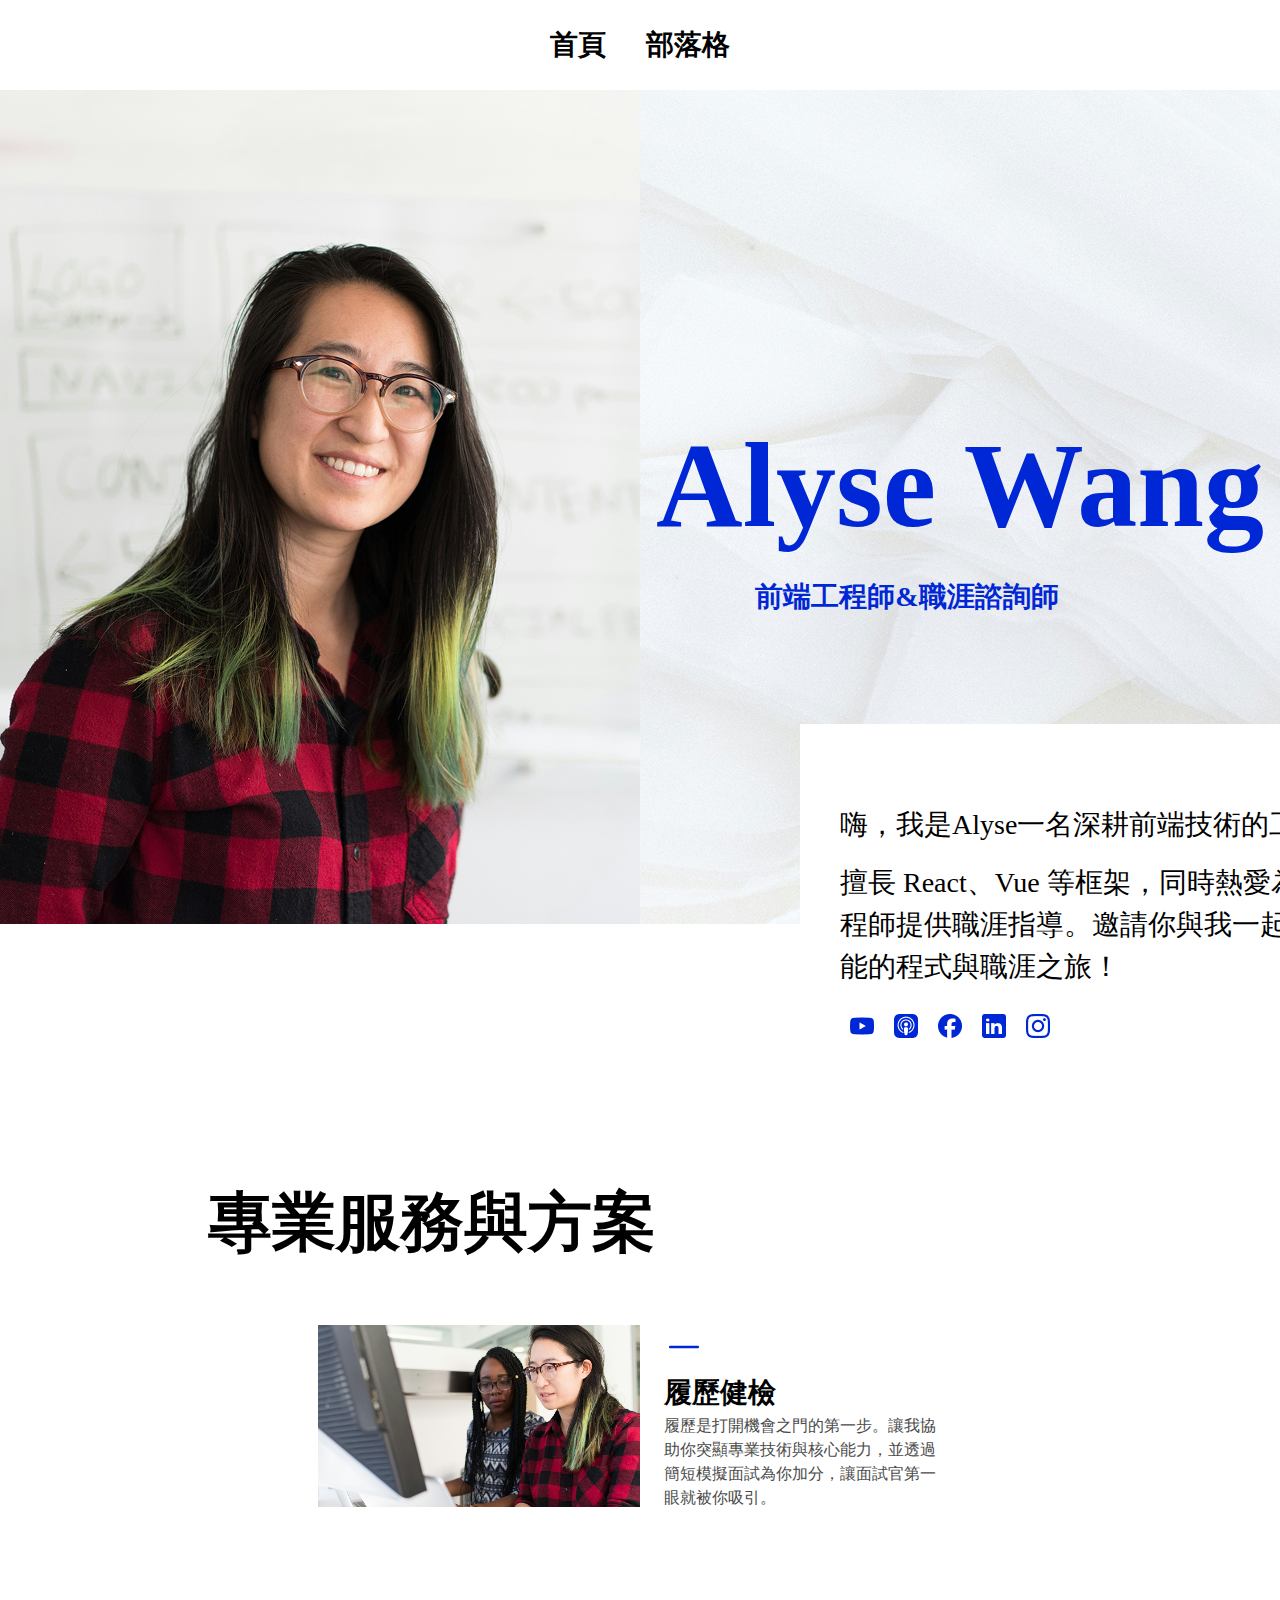
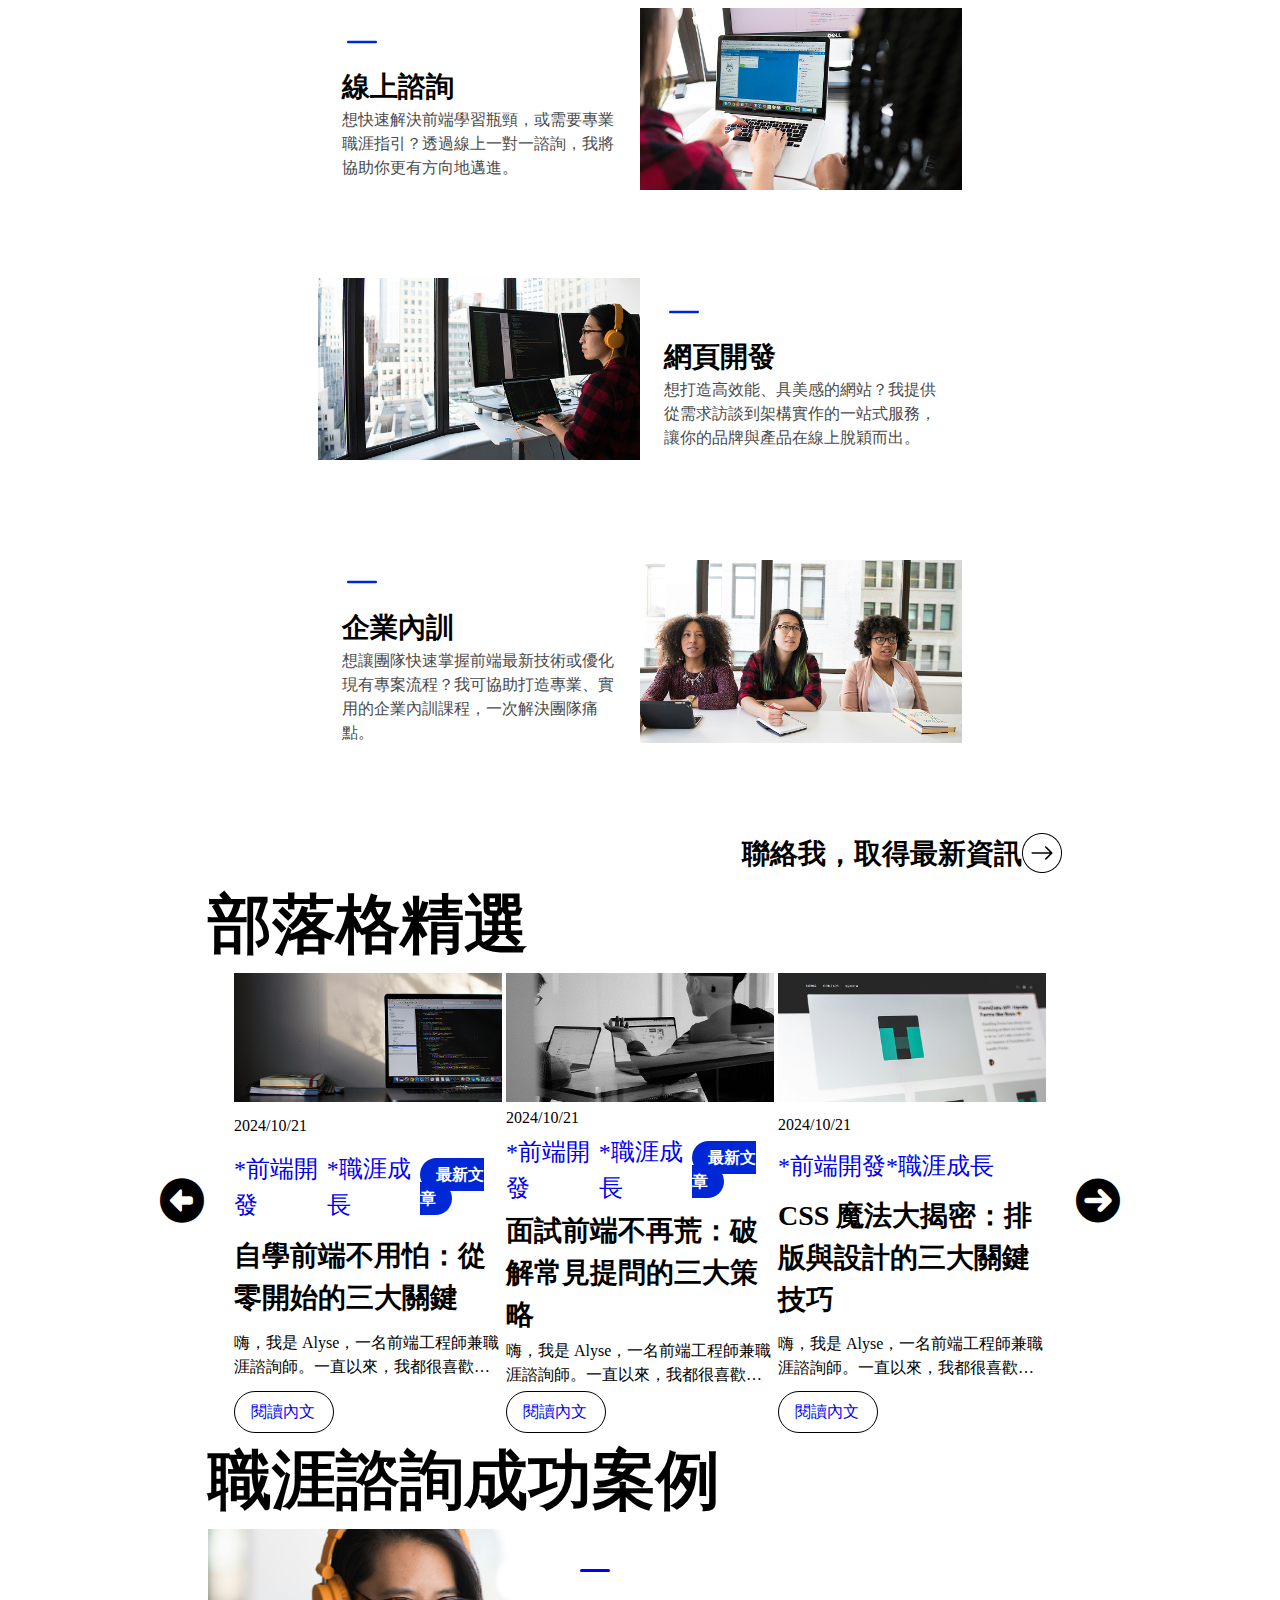
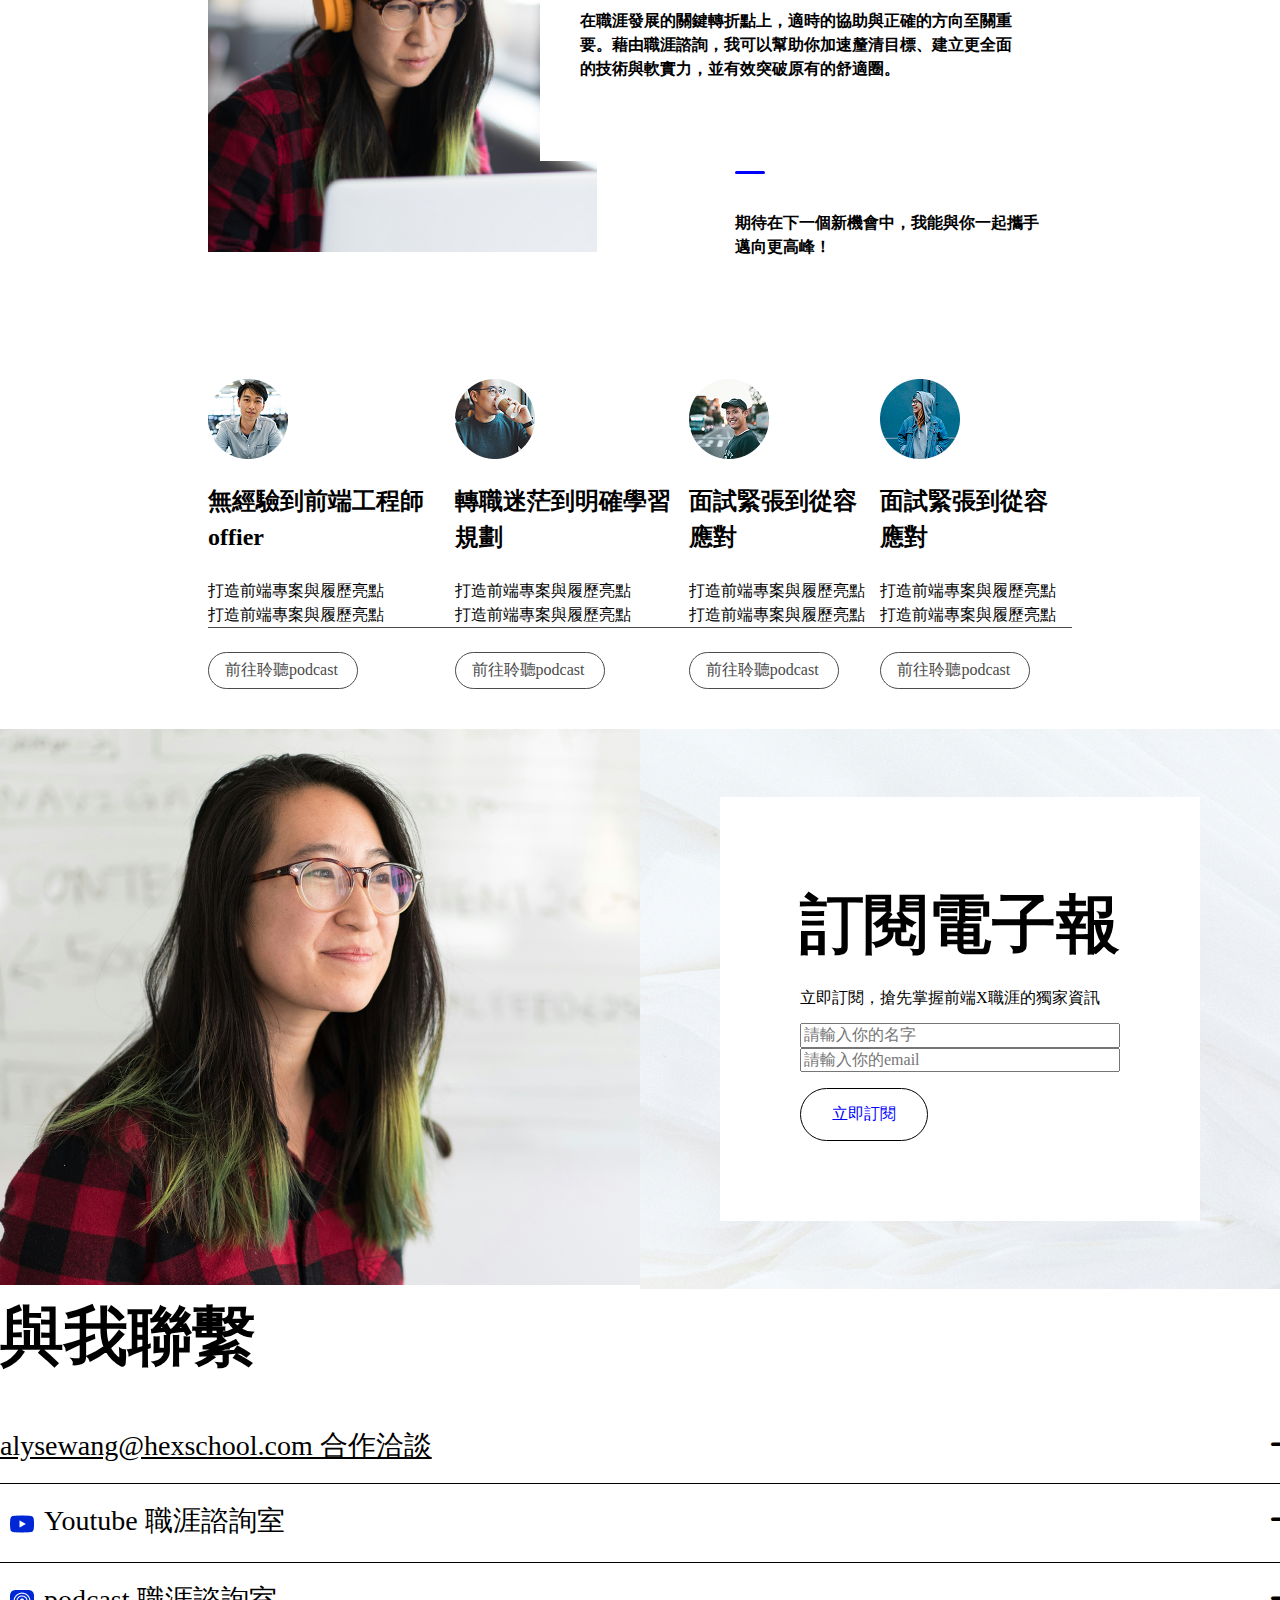
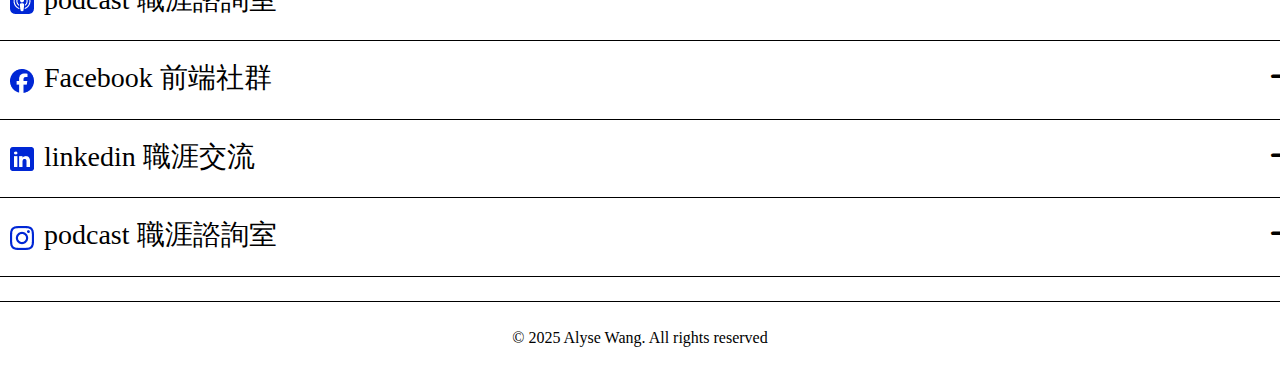
<file: index.html>
<!DOCTYPE html>
<html lang="en">
<head>
    <meta charset="UTF-8">
    <meta name="viewport" content="width=device-width, initial-scale=1.0">
    <title>Document</title>
    <link rel="stylesheet" href="style.css">
    <link rel="stylesheet" href="https://cdnjs.cloudflare.com/ajax/libs/font-awesome/6.0.0/css/all.min.css">
</head>
<body>
    <div class="wrap">
        <div class="header">
            <ul class="list">
                <li><a href="##">首頁</a></li>
                <li><a href="work-blog/blog.html">部落格</a></li>
            </ul>
        </div>
        <div class="banner">
            <div class="image">
                <div class="face"></div>
                <div class="basic">
                    <p class="name">Alyse Wang</p>
                    <p class="jod">前端工程師&職涯諮詢師</p>
                </div>
            </div>
            <div class="inf">
                <p>嗨，我是Alyse一名深耕前端技術的工程師。</p>
                <p>擅長 React、Vue 等框架，同時熱愛為轉職與新手工程師提供職涯指導。邀請你與我一起，開啟更具潛能的程式與職涯之旅！</p>
                <ul>
                    <li><a href="##"><img src="onlyIcon.png" alt="yt"></a></li>
                    <li><a href="##"><img src="onlyIcon1.png" alt="pa"></a></li>
                    <li><a href="##"><img src="onlyIcon2.png" alt="fb"></a></li>
                    <li><a href="##"><img src="icons8-linkedin 1.png" alt="in"></a></li>
                    <li><a href="##"><img src="onlyIcon3.png" alt="ig"></a></li>
                </ul>
            </div>
        </div>
        <div class="serveplan">
            <h1 class="title">專業服務與方案</h1>
            <div class="check">
                <div class="plan item1">
                    <div class="diagram">
                        <img src="photo.png" alt="">
                    </div>
                    <div class="int right">
                        <img src="dash-lg.png" alt="">
                        <h2>履歷健檢</h2>
                        <p>履歷是打開機會之門的第一步。讓我協助你突顯專業技術與核心能力，並透過簡短模擬面試為你加分，讓面試官第一眼就被你吸引。</p>
                    </div>                    
                </div>
                <div class="plan item2">
                    <div class="int lift">
                        <img src="dash-lg.png" alt="">
                        <h2>線上諮詢</h2>
                        <p>想快速解決前端學習瓶頸，或需要專業職涯指引？透過線上一對一諮詢，我將協助你更有方向地邁進。</p>
                    </div> 
                    <div class="diagram">
                        <img src="photo2.png" alt="">
                    </div>             
                </div>
                <div class="plan item1">
                    <div class="diagram">
                        <img src="photo3.png" alt="">
                    </div>    
                    <div class="int right">
                        <img src="dash-lg.png" alt="">
                        <h2>網頁開發</h2>
                        <p>想打造高效能、具美感的網站？我提供從需求訪談到架構實作的一站式服務，讓你的品牌與產品在線上脫穎而出。</p>
                    </div>                    
                </div>
                <div class="plan item2">
                    <div class="int lift">
                        <img src="dash-lg.png" alt="">
                        <h2>企業內訓</h2>
                        <p>想讓團隊快速掌握前端最新技術或優化現有專案流程？我可協助打造專業、實用的企業內訓課程，一次解決團隊痛點。</p>
                    </div> 
                    <div class="diagram">
                        <img src="photo4.png" alt="">
                    </div>               
                </div>
            </div>
        </div>
        <div class="contact">
            <p>聯絡我，取得最新資訊</p>
            <a href="##"><img src="Frame 18.png" alt=""></a>
        </div>
        <div class="blog">
            <div class="title">
                <p class="fearured">部落格精選</p>
            </div>            
            <div class="paper">
                <div class="btn lift"><i class="fa-solid fa-circle-left"></i></div>
                <ul class="list">                    
                    <li class="one">
                        <img src="photo5.png" alt="">
                        <time datetime="">2024/10/21</time>
                        <ul>
                            <li><a href="##">*前端開發</a></li>
                            <li><a href="##">*職涯成長</a></li>
                            <li><a class="new" href="##">最新文章</a></li>
                        </ul>
                        <h2>自學前端不用怕：從零開始的三大關鍵</h2>
                        <p>嗨，我是 Alyse，一名前端工程師兼職涯諮詢師。一直以來，我都很喜歡在部落格分享學習與工作心得，也常有讀者問：「我想轉職/自學前端，該從哪裡開始？」 其實自學的過程既自由又具挑戰性。我整理了三大關鍵，幫助你在短期內建立紮實基礎，並快速累積實戰經驗。希望能替你的前端之路帶來一些啟發與動力！</p>
                        <a href="##" class="btn">閱讀內文</a>
                    </li>
                    <li class="one">
                        <img src="photo6.png" alt="">
                        <time datetime="">2024/10/21</time>
                        <ul>
                            <li><a href="##">*前端開發</a></li>
                            <li><a href="##">*職涯成長</a></li>
                            <li><a class="new" href="##">最新文章</a></li>
                        </ul>
                        <h2>面試前端不再荒：破解常見提問的三大策略</h2>
                        <p>嗨，我是 Alyse，一名前端工程師兼職涯諮詢師。一直以來，我都很喜歡在部落格分享學習與工作心得，也常有讀者問：「我想轉職/自學前端，該從哪裡開始？」 其實自學的過程既自由又具挑戰性。我整理了三大關鍵，幫助你在短期內建立紮實基礎，並快速累積實戰經驗。希望能替你的前端之路帶來一些啟發與動力！</p>
                        <a href="##" class="btn">閱讀內文</a>
                    </li>
                    <li class="one">
                        <img src="photo7.png" alt="">
                        <time datetime="">2024/10/21</time>
                        <ul>
                            <li><a href="##">*前端開發</a></li>
                            <li><a href="##">*職涯成長</a></li>                            
                        </ul>                        
                        <h2>CSS 魔法大揭密：排版與設計的三大關鍵技巧</h2>
                        <p>嗨，我是 Alyse，一名前端工程師兼職涯諮詢師。一直以來，我都很喜歡在部落格分享學習與工作心得，也常有讀者問：「我想轉職/自學前端，該從哪裡開始？」 其實自學的過程既自由又具挑戰性。我整理了三大關鍵，幫助你在短期內建立紮實基礎，並快速累積實戰經驗。希望能替你的前端之路帶來一些啟發與動力！</p>
                      <a href="##" class="btn">閱讀內文</a>
                </ul>
                <div class="btn right"><i class="fa-solid fa-circle-arrow-right"></i></div>
             </div>
        </div>
        <div class="job-suc">
            <div class="job-suc title">
                <h2>職涯諮詢成功案例</h2>
            </div>
            <div class="job-suc cnt">
                <div class="right">
                    <img src="photo8.png" alt="">
                </div>
                <div class="lift">
                    <div class="up">
                        <p>在職涯發展的關鍵轉折點上，適時的協助與正確的方向至關重要。藉由職涯諮詢，我可以幫助你加速釐清目標、建立更全面的技術與軟實力，並有效突破原有的舒適圈。</p>
                    </div>
                    <div class="down">
                        <p>期待在下一個新機會中，我能與你一起攜手邁向更高峰！</p>
                    </div>
                </div>
            </div>
            <div class="job-suc exp">
                <ul class="explist">
                    <li>
                        <img src="people.png" alt="">
                        <h2>無經驗到前端工程師 offier</h2>
                        <div class="adv">
                            <ul>
                                <li>打造前端專案與履歷亮點</li>
                                <li>打造前端專案與履歷亮點</li>
                            </ul>
                        </div>
                        <a href="##">前往聆聽podcast</a>
                    </li>
                    <li>
                        <img src="people2.png" alt="">
                        <h2>轉職迷茫到明確學習規劃</h2>
                        <div class="adv">
                            <ul>
                                <li>打造前端專案與履歷亮點</li>
                                <li>打造前端專案與履歷亮點</li>
                            </ul>
                        </div>
                        <a href="##">前往聆聽podcast</a>
                    </li>
                    <li>
                        <img src="people3.png" alt="">
                        <h2>面試緊張到從容應對</h2>
                        <ul class="adv">
                            <li>打造前端專案與履歷亮點</li>
                            <li>打造前端專案與履歷亮點</li>
                        </ul>
                        <a href="##">前往聆聽podcast</a>
                    </li>
                    <li>
                        <img src="people4.png" alt="">
                        <h2>面試緊張到從容應對</h2>
                        <ul class="adv">
                            <li>打造前端專案與履歷亮點</li>
                            <li>打造前端專案與履歷亮點</li>
                        </ul>
                        <a href="##">前往聆聽podcast</a>
                    </li>
                </ul>
            </div>
        </div>
        <div class="newslet">
            <div class="newlet right">
                <img src="photo9.png" alt="">
            </div>
            <div class="newlet left">
                <div class="ctn">
                    <h2>訂閱電子報</h2>
                    <p>立即訂閱，搶先掌握前端X職涯的獨家資訊</p>
                    <form action="#">
                        <input type="text" name="name" placeholder="請輸入你的名字">
                        <input type="text" name="email" placeholder="請輸入你的email">
                    </form>                    
                    <a href="#">立即訂閱</a>
                </div>
            </div>
        </div>
        <div class="call">
            <h2>與我聯繫</h2>
            <ul>
                <li>
                    <span><a href="##">alysewang@hexschool.com 合作洽談</a></span>
                    <span><i class="fa-solid fa-arrow-right"></i></span>
                </li>
                <li>
                    <span><img src="onlyIcon.png" alt="">Youtube 職涯諮詢室</span>
                    <span><i class="fa-solid fa-arrow-right"></i></span>
                </li>
                <li>
                    <span><img src="onlyIcon1.png" alt="">podcast 職涯諮詢室</span>
                    <span><i class="fa-solid fa-arrow-right"></i></span>
                </li>
                <li>
                    <span><img src="onlyIcon2.png" alt="">Facebook 前端社群</span>
                    <span><i class="fa-solid fa-arrow-right"></i></span>
                </li>
                <li>
                    <span><img src="icons8-linkedin 1.png" alt="">linkedin 職涯交流</span>
                    <span><i class="fa-solid fa-arrow-right"></i></span>
                </li>
                <li>
                    <span><img src="onlyIcon3.png" alt="">podcast 職涯諮詢室</span>
                    <span><i class="fa-solid fa-arrow-right"></i></span>
                </li>
            </ul>
        </div>
        <div class="footer">
            <p>© 2025 Alyse Wang. All rights reserved</p>
        </div>
    </div>
</body>
</html>
</file>
<file: style.css>
/*! normalize.css v8.0.1 | MIT License | github.com/necolas/normalize.css */
/* Document
   ========================================================================== */
/**
 * 1. Correct the line height in all browsers.
 * 2. Prevent adjustments of font size after orientation changes in iOS.
 */
html, body, div, span, applet, object, iframe,
h1, h2, h3, h4, h5, h6, p, blockquote, pre,
a, abbr, acronym, address, big, cite, code,
del, dfn, em, font, img, ins, kbd, q, s, samp,
small, strike, strong, sub, sup, tt, var,
dl, dt, dd, ol, ul, li,
fieldset, form, label, legend,
table, caption, tbody, tfoot, thead, tr, th, td {
  margin: 0;
  padding: 0;
  border: 0;
  outline: 0;
  font-weight: inherit;
  font-style: inherit;
  font-size: 100%;
  font-family: inherit;
  vertical-align: baseline;
}

html {
  line-height: 1.15; /* 1 */
  -webkit-text-size-adjust: 100%; /* 2 */
}

/* Sections
   ========================================================================== */
/**
 * Remove the margin in all browsers.
 */
body {
  margin: 0;
}

/**
 * Render the `main` element consistently in IE.
 */
main {
  display: block;
}

/**
 * Correct the font size and margin on `h1` elements within `section` and
 * `article` contexts in Chrome, Firefox, and Safari.
 */
h1 {
  font-size: 2em;
  margin: 0.67em 0;
}

/* Grouping content
   ========================================================================== */
/**
 * 1. Add the correct box sizing in Firefox.
 * 2. Show the overflow in Edge and IE.
 */
hr {
  box-sizing: content-box; /* 1 */
  height: 0; /* 1 */
  overflow: visible; /* 2 */
}

ul {
  list-style: none;
}

/**
 * 1. Correct the inheritance and scaling of font size in all browsers.
 * 2. Correct the odd `em` font sizing in all browsers.
 */
pre {
  font-family: monospace, monospace; /* 1 */
  font-size: 1em; /* 2 */
}

/* Text-level semantics
   ========================================================================== */
/**
 * Remove the gray background on active links in IE 10.
 */
a {
  background-color: transparent;
}

/**
 * 1. Remove the bottom border in Chrome 57-
 * 2. Add the correct text decoration in Chrome, Edge, IE, Opera, and Safari.
 */
abbr[title] {
  border-bottom: none; /* 1 */
  text-decoration: underline; /* 2 */
  -webkit-text-decoration: underline dotted;
          text-decoration: underline dotted; /* 2 */
}

/**
 * Add the correct font weight in Chrome, Edge, and Safari.
 */
b,
strong {
  font-weight: bolder;
}

/**
 * 1. Correct the inheritance and scaling of font size in all browsers.
 * 2. Correct the odd `em` font sizing in all browsers.
 */
code,
kbd,
samp {
  font-family: monospace, monospace; /* 1 */
  font-size: 1em; /* 2 */
}

/**
 * Add the correct font size in all browsers.
 */
small {
  font-size: 80%;
}

/**
 * Prevent `sub` and `sup` elements from affecting the line height in
 * all browsers.
 */
sub,
sup {
  font-size: 75%;
  line-height: 0;
  position: relative;
  vertical-align: baseline;
}

sub {
  bottom: -0.25em;
}

sup {
  top: -0.5em;
}

/* Embedded content
   ========================================================================== */
/**
 * Remove the border on images inside links in IE 10.
 */
img {
  border-style: none;
  max-width: 100%;
  -o-object-fit: cover;
     object-fit: cover;
}

/* Forms
   ========================================================================== */
/**
 * 1. Change the font styles in all browsers.
 * 2. Remove the margin in Firefox and Safari.
 */
button,
input,
optgroup,
select,
textarea {
  font-family: inherit; /* 1 */
  font-size: 100%; /* 1 */
  line-height: 1.15; /* 1 */
  margin: 0; /* 2 */
}

/**
 * Show the overflow in IE.
 * 1. Show the overflow in Edge.
 */
button,
input { /* 1 */
  overflow: visible;
}

/**
 * Remove the inheritance of text transform in Edge, Firefox, and IE.
 * 1. Remove the inheritance of text transform in Firefox.
 */
button,
select { /* 1 */
  text-transform: none;
}

/**
 * Correct the inability to style clickable types in iOS and Safari.
 */
button,
[type=button],
[type=reset],
[type=submit] {
  -webkit-appearance: button;
}

/**
 * Remove the inner border and padding in Firefox.
 */
button::-moz-focus-inner,
[type=button]::-moz-focus-inner,
[type=reset]::-moz-focus-inner,
[type=submit]::-moz-focus-inner {
  border-style: none;
  padding: 0;
}

/**
 * Restore the focus styles unset by the previous rule.
 */
button:-moz-focusring,
[type=button]:-moz-focusring,
[type=reset]:-moz-focusring,
[type=submit]:-moz-focusring {
  outline: 1px dotted ButtonText;
}

/**
 * Correct the padding in Firefox.
 */
fieldset {
  padding: 0.35em 0.75em 0.625em;
}

/**
 * 1. Correct the text wrapping in Edge and IE.
 * 2. Correct the color inheritance from `fieldset` elements in IE.
 * 3. Remove the padding so developers are not caught out when they zero out
 *    `fieldset` elements in all browsers.
 */
legend {
  box-sizing: border-box; /* 1 */
  color: inherit; /* 2 */
  display: table; /* 1 */
  max-width: 100%; /* 1 */
  padding: 0; /* 3 */
  white-space: normal; /* 1 */
}

/**
 * Add the correct vertical alignment in Chrome, Firefox, and Opera.
 */
progress {
  vertical-align: baseline;
}

/**
 * Remove the default vertical scrollbar in IE 10+.
 */
textarea {
  overflow: auto;
}

/**
 * 1. Add the correct box sizing in IE 10.
 * 2. Remove the padding in IE 10.
 */
[type=checkbox],
[type=radio] {
  box-sizing: border-box; /* 1 */
  padding: 0; /* 2 */
}

/**
 * Correct the cursor style of increment and decrement buttons in Chrome.
 */
[type=number]::-webkit-inner-spin-button,
[type=number]::-webkit-outer-spin-button {
  height: auto;
}

/**
 * 1. Correct the odd appearance in Chrome and Safari.
 * 2. Correct the outline style in Safari.
 */
[type=search] {
  -webkit-appearance: textfield; /* 1 */
  outline-offset: -2px; /* 2 */
}

/**
 * Remove the inner padding in Chrome and Safari on macOS.
 */
[type=search]::-webkit-search-decoration {
  -webkit-appearance: none;
}

/**
 * 1. Correct the inability to style clickable types in iOS and Safari.
 * 2. Change font properties to `inherit` in Safari.
 */
::-webkit-file-upload-button {
  -webkit-appearance: button; /* 1 */
  font: inherit; /* 2 */
}

/* Interactive
   ========================================================================== */
/*
 * Add the correct display in Edge, IE 10+, and Firefox.
 */
details {
  display: block;
}

/*
 * Add the correct display in all browsers.
 */
summary {
  display: list-item;
}

/* Misc
   ========================================================================== */
/**
 * Add the correct display in IE 10+.
 */
template {
  display: none;
}

/**
 * Add the correct display in IE 10.
 */
[hidden] {
  display: none;
}

*, *::before, *::after {
  box-sizing: border-box;
}

.wrap {
  /*max-width: 1920px;*/
}
.wrap .header {
  width: 100%;
}
.wrap .header .list {
  width: 100%;
  display: flex;
  justify-content: center;
}
.wrap .header .list li a {
  display: inline-block;
  color: black;
  padding: 24px 20px;
  line-height: 150%;
  font-size: 28px;
  font-weight: 700;
  text-decoration: none;
}
.wrap .header .list li a:hover {
  color: blue;
}
.wrap .banner {
  width: 100%;
}
@media (max-width: 768px) {
  .wrap .banner {
    display: flex;
    flex-direction: column;
  }
}
.wrap .banner .image {
  width: 100%;
  display: flex;
}
@media (max-width: 768px) {
  .wrap .banner .image {
    flex-direction: column;
  }
}
.wrap .banner .image .face {
  width: 50%;
  background-image: url(Hero\ Section.png);
  background-size: cover;
  background-position: center;
  background-repeat: no-repeat;
  aspect-ratio: 16/9;
}
@media (max-width: 768px) {
  .wrap .banner .image .face {
    width: 100%;
  }
}
.wrap .banner .image .basic {
  width: 50%;
  height: 834px;
  background-image: url(Hero\ Section2.png);
  background-size: cover;
  display: flex;
  flex-direction: column;
  justify-content: center;
  align-items: center;
}
.wrap .banner .image .basic .name {
  font-weight: 900;
  font-size: 120px;
  line-height: 150%;
  color: #0027d5;
}
@media (max-width: 768px) {
  .wrap .banner .image .basic .name {
    font-size: 52px;
  }
}
.wrap .banner .image .basic .jod {
  width: 100%;
  font-weight: 700;
  font-size: 28px;
  line-height: 150%;
  color: #0027d5;
  text-align: left;
  padding-left: 18%;
}
@media (max-width: 768px) {
  .wrap .banner .image .basic .jod {
    text-align: center;
    padding-left: 0px;
  }
}
@media (max-width: 768px) {
  .wrap .banner .image .basic {
    width: 100%;
    height: 417px;
  }
}
.wrap .banner .inf {
  width: 56%;
  z-index: 99;
  position: relative;
  margin: -200px 0px 0px 800px;
  background-color: white;
  display: flex;
  padding: 80px 40px;
  flex-direction: column;
}
@media (max-width: 768px) {
  .wrap .banner .inf {
    width: 100%;
    margin: 0px 0px;
  }
}
.wrap .banner .inf p {
  font-size: 28px;
  font-weight: 500px;
  line-height: 150%;
  margin-bottom: 16px;
}
.wrap .banner .inf ul {
  display: flex;
}
.wrap .serveplan {
  width: 67.5%;
  margin: 0 auto;
}
.wrap .serveplan h1 {
  font-size: 64px;
  font-weight: 700;
  line-height: 150%;
  margin-bottom: 32px;
}
.wrap .serveplan .check {
  padding: 0px 110px;
}
@media (max-width: 768px) {
  .wrap .serveplan .check {
    padding: 0px;
  }
}
.wrap .serveplan .check .plan {
  width: 100%;
  display: flex;
  align-items: center;
  margin-bottom: 64px;
}
.wrap .serveplan .check .plan .diagram {
  min-width: 50%;
}
.wrap .serveplan .check .plan .diagram img {
  max-width: 100%;
}
.wrap .serveplan .check .plan .int {
  min-width: 50%;
  flex: 1 1 45%;
  /*position: relative;
  z-index: 98;*/
  padding: 24px;
  background-color: #ffffff;
}
.wrap .serveplan .check .plan .int img {
  max-width: 100%;
}
.wrap .serveplan .check .plan .int h2 {
  font-weight: 700;
  font-size: 28px;
  line-height: 150%;
}
.wrap .serveplan .check .plan .int p {
  font-weight: 500;
  font-size: 16px;
  line-height: 150%;
  color: #4B4B4B;
}
.wrap .serveplan .check .plan .right {
  margin-left: -40px;
}
@media (max-width: 768px) {
  .wrap .serveplan .check .plan .right {
    margin-left: 0px;
  }
}
.wrap .serveplan .check .plan .lift {
  margin-right: -40px;
  z-index: 0;
  /*position: static*/
}
@media (max-width: 768px) {
  .wrap .serveplan .check .plan .lift {
    margin-right: 0px;
  }
}
@media (max-width: 768px) {
  .wrap .serveplan .check .item1 {
    flex-direction: column;
  }
}
@media (max-width: 768px) {
  .wrap .serveplan .check .item2 {
    flex-direction: column-reverse;
  }
}
.wrap .contact {
  width: 66%;
  margin: 0 auto;
  display: flex;
  justify-content: right;
}
@media (max-width: 768px) {
  .wrap .contact {
    flex-direction: column;
  }
}
.wrap .contact p {
  font-weight: 700;
  font-size: 28px;
  line-height: 150%;
  text-align: right;
}
.wrap .contact a {
  display: block;
}
.wrap .contact a img {
  max-width: 100%;
}
@media (max-width: 768px) {
  .wrap .contact a {
    text-align: right;
  }
}
.wrap .blog {
  width: 100%;
}
.wrap .blog .title {
  width: 67.5%;
  margin: 0 auto;
}
@media (max-width: 768px) {
  .wrap .blog .title {
    width: 100%;
  }
}
.wrap .blog .title .fearured {
  font-weight: 700;
  font-size: 64px;
  line-height: 150%;
}
@media (max-width: 768px) {
  .wrap .blog .title .fearured {
    text-align: center;
  }
}
.wrap .blog .paper {
  width: 75%;
  margin: 0 auto;
  display: flex;
  justify-content: space-between;
}
.wrap .blog .paper .btn {
  display: block;
  font-size: 44px;
}
.wrap .blog .paper .btn:hover {
  color: #4B4B4B;
}
.wrap .blog .paper .lift {
  align-self: center;
}
.wrap .blog .paper .right {
  align-self: center;
}
.wrap .blog .paper .list {
  width: 100%;
  height: 460px;
  overflow: hidden;
  flex-wrap: wrap;
  display: flex;
  justify-content: space-between;
  margin: 0px 30px;
}
.wrap .blog .paper .list .one {
  width: 33%;
  display: flex;
  flex-direction: column;
  justify-content: space-between;
}
@media (max-width: 768px) {
  .wrap .blog .paper .list .one {
    width: 100%;
    margin-bottom: 50px;
  }
}
.wrap .blog .paper .list .one img {
  max-width: 100%;
}
.wrap .blog .paper .list .one time {
  font-weight: 500;
  font-size: 16px;
  line-height: 150%;
}
.wrap .blog .paper .list .one ul {
  display: flex;
  justify-content: start;
  align-items: center;
}
.wrap .blog .paper .list .one ul li a {
  text-decoration: none;
  font-weight: 500;
  font-size: 24px;
  line-height: 150%;
  padding: 4px 0px;
}
.wrap .blog .paper .list .one ul li .new {
  text-align: center;
  font-weight: 700;
  padding: 8px 16px;
  font-size: 16px;
  line-height: 150%;
  background-color: #0027d5;
  color: #ffffff;
  border-radius: 40px;
}
.wrap .blog .paper .list .one h2 {
  font-weight: 700;
  font-size: 28px;
  line-height: 150%;
}
.wrap .blog .paper .list .one p {
  font-weight: 500;
  font-size: 16px;
  line-height: 150%;
  display: -webkit-box;
  -webkit-box-orient: vertical;
  -webkit-line-clamp: 2;
  overflow: hidden;
}
.wrap .blog .paper .list .one .btn {
  width: 100px;
  text-decoration: none;
  font-weight: 500;
  font-size: 16px;
  line-height: 150%;
  padding: 8px 16px;
  border-radius: 40px;
  border: 1px solid black;
}
.wrap .job-suc {
  width: 67.5%;
  margin: 0 auto;
}
@media (max-width: 768px) {
  .wrap .job-suc {
    width: 100%;
  }
}
.wrap .job-suc .title {
  width: 100%;
}
.wrap .job-suc .title h2 {
  font-weight: 700;
  font-size: 64px;
  line-height: 150%;
}
@media (max-width: 768px) {
  .wrap .job-suc .title h2 {
    text-align: center;
  }
}
.wrap .job-suc .cnt {
  width: 100%;
  display: flex;
}
@media (max-width: 768px) {
  .wrap .job-suc .cnt {
    flex-direction: column;
  }
}
.wrap .job-suc .cnt .right {
  width: 50%;
}
@media (max-width: 768px) {
  .wrap .job-suc .cnt .right {
    width: 100%;
  }
}
.wrap .job-suc .cnt .right img {
  max-width: 90%;
}
@media (max-width: 768px) {
  .wrap .job-suc .cnt .right img {
    margin: 0 auto;
    max-width: 100%;
  }
}
.wrap .job-suc .cnt .lift {
  width: 50%;
  display: flex;
  flex-direction: column;
  flex: 1 1 45%;
  gap: 20px;
}
@media (max-width: 768px) {
  .wrap .job-suc .cnt .lift {
    width: 100%;
  }
}
.wrap .job-suc .cnt .lift .up {
  position: relative;
  width: 120%;
  padding: 80px 40px;
  margin-left: -100px;
  background-color: white;
}
@media (max-width: 768px) {
  .wrap .job-suc .cnt .lift .up {
    width: 100%;
    margin: 0 auto;
  }
}
.wrap .job-suc .cnt .lift .up::before {
  content: "";
  position: absolute;
  width: 30px;
  height: 2.5px;
  background-color: blue;
  border-radius: 40px;
  left: 40px;
  top: 40px;
}
.wrap .job-suc .cnt .lift .up p {
  font-weight: 700;
  font-size: 16px;
  line-height: 150%;
}
.wrap .job-suc .cnt .lift .down {
  width: 90%;
  position: relative;
  margin-top: -50px;
  margin-left: 55px;
  padding: 80px 40px;
  background-color: white;
  position: relative;
}
.wrap .job-suc .cnt .lift .down::before {
  content: "";
  position: absolute;
  width: 30px;
  height: 2.5px;
  background-color: blue;
  border-radius: 40px;
  left: 40px;
  top: 40px;
}
.wrap .job-suc .cnt .lift .down p {
  font-weight: 700;
  font-size: 16px;
  line-height: 150%;
}
.wrap .job-suc .exp {
  width: 100%;
  margin-top: 40px;
  margin-bottom: 40px;
}
.wrap .job-suc .exp .explist {
  display: flex;
  justify-content: space-between;
}
@media (max-width: 768px) {
  .wrap .job-suc .exp .explist {
    flex-direction: column;
  }
}
.wrap .job-suc .exp .explist li {
  display: flex;
  flex-direction: column;
  justify-content: space-between;
  gap: 24px;
}
.wrap .job-suc .exp .explist li img {
  flex: 1;
  width: 80px;
  height: 80px;
  height: auto;
}
.wrap .job-suc .exp .explist li h2 {
  font-weight: 700;
  font-size: 24px;
  line-height: 150%;
}
.wrap .job-suc .exp .explist li .adv {
  border-bottom: 1px solid #4B4B4B;
  font-weight: 500;
  font-size: 16px;
  line-height: 150%;
  display: flex;
  flex-direction: column;
}
.wrap .job-suc .exp .explist li a {
  display: block;
  width: 150px;
  text-decoration: none;
  color: #4B4B4B;
  border: 1px solid #4B4B4B;
  border-radius: 40px;
  padding: 8px 16px;
}
.wrap .newslet {
  width: 100%;
  display: flex;
}
@media (max-width: 768px) {
  .wrap .newslet {
    flex-direction: column;
  }
}
.wrap .newslet .right {
  width: 50%;
}
@media (max-width: 768px) {
  .wrap .newslet .right {
    width: 100%;
  }
}
.wrap .newslet .right img {
  max-width: 100%;
}
.wrap .newslet .left {
  width: 50%;
  display: flex;
  justify-content: center;
  align-items: center;
  background-image: url(Hero\ Section2.png);
  background-size: cover;
}
@media (max-width: 768px) {
  .wrap .newslet .left {
    width: 100%;
  }
}
.wrap .newslet .left img {
  max-width: 100%;
  height: auto;
}
.wrap .newslet .left .ctn {
  display: flex;
  flex-direction: column;
  justify-content: space-between;
  gap: 16px;
  padding: 80px;
  background-color: white;
}
.wrap .newslet .left .ctn h2 {
  font-weight: 700;
  font-size: 64px;
  line-height: 150%;
}
.wrap .newslet .left form {
  display: flex;
  flex-direction: column;
}
.wrap .newslet .left a {
  display: block;
  text-align: center;
  text-decoration: none;
  width: 40%;
  padding: 16px 8px;
  color: blue;
  border: 1px solid black;
  border-radius: 40px;
}
.wrap .call {
  width: 1296px;
  margin: 0 auto;
}
.wrap .call h2 {
  font-weight: 700;
  font-size: 64px;
  line-height: 150%;
}
.wrap .call ul {
  margin: 24px 0px;
}
.wrap .call ul li {
  padding: 16px 0px;
  border-bottom: 1px solid black;
  display: flex;
  justify-content: space-between;
}
.wrap .call ul li span {
  display: inline-block;
  font-weight: 500;
  font-size: 28px;
  line-height: 150%;
}
.wrap .call ul li span img {
  vertical-align: middle;
}
.wrap .call ul li span a {
  color: black;
}
.wrap .footer {
  padding: 24px 0px;
  font-weight: 500;
  font-size: 16px;
  line-height: 150%;
  text-align: center;
  border-top: 1px solid black;
}/*# sourceMappingURL=style.css.map */
</file>
